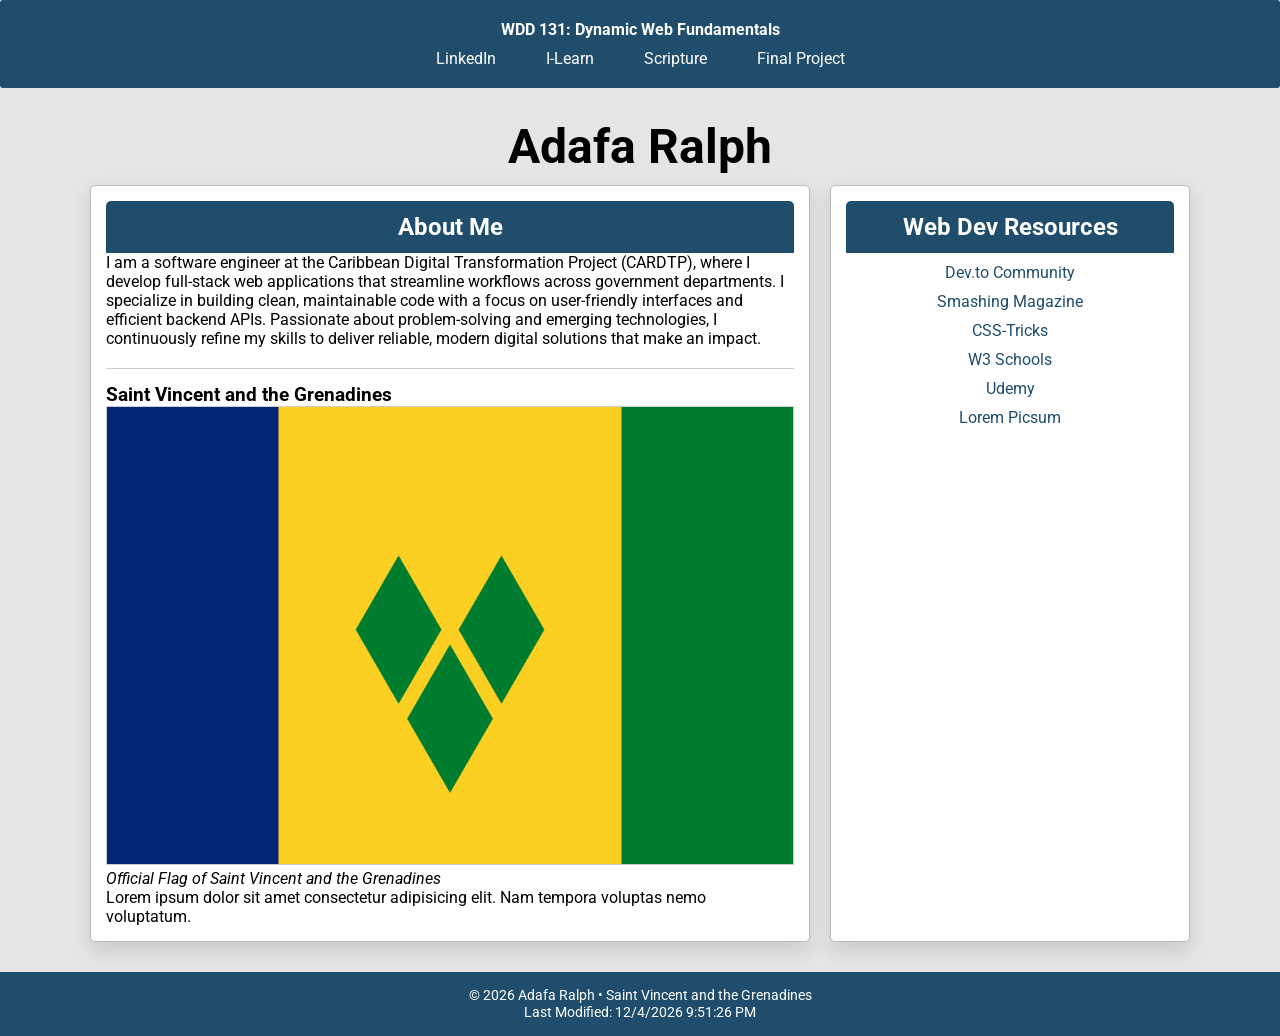
<file: index.html>
<!DOCTYPE html>
<html lang="en">
<head>
    <meta charset="UTF-8">
    <meta name="viewport" content="width=device-width, initial-scale=1.0">
    <meta name="description" content="Final project for WDD 131: Dynamic Web Fundamentals. Showcasing web development skills and projects by Adafa Ralph.">
    <meta name="author" content="Adafa Ralph">
    <link rel="stylesheet" href="styles/base.css">
    <script src="scripts/getdates.js" defer></script>
    <link rel="preconnect" href="https://fonts.googleapis.com">
    <link rel="preconnect" href="https://fonts.gstatic.com" crossorigin>
    <link href="https://fonts.googleapis.com/css2?family=Roboto:wght@400;700&display=swap" rel="stylesheet">
  
    <title>WDD 131: Dynamic Web Fundamentals — Adafa Ralph</title>
</head>
<body>

<header class="header-title">
    <span id="course-title">WDD 131: Dynamic Web Fundamentals</span>
    
    <nav class="main-nav">
        <ul>
            <li><a href="#">LinkedIn</a></li>
            <li><a href="#">I-Learn</a></li>
            <li><a href="#">Scripture</a></li>
            <li><a href="#">Final Project</a></li>
        </ul>
    </nav>
</header>

<main>
    
    <section class="name-banner">
        <h1>Adafa Ralph</h1>
    </section>

    <section class="content-grid">

        <!-- LEFT COLUMN -->
        <section class="card about-me">
            <h2 class="about-top">About Me</h2>

            <div class="intro">
                <p>
                    I am a software engineer at the Caribbean Digital Transformation Project (CARDTP), where I develop full-stack web applications that streamline workflows across government departments. I specialize in building clean, maintainable code with a focus on user-friendly interfaces and efficient backend APIs.

                    Passionate about problem-solving and emerging technologies, I continuously refine my skills to deliver reliable, modern digital solutions that make an impact.
                </p>
            </div>

            <div class="country">
                <h3>Saint Vincent and the Grenadines</h3>
                <img src="images/flag.png" alt="Flag of Saint Vincent and the Grenadines">
                <p><em>Official Flag of Saint Vincent and the Grenadines</em></p>
                <p>
                    Lorem ipsum dolor sit amet consectetur adipisicing elit. Nam tempora voluptas nemo voluptatum.
                </p>
            </div>
        </section>

        <!-- RIGHT COLUMN -->
        <section class="card skills">
            <h2 class="skills-top">Web Dev Resources</h2>
            <ul class="skills-text">
                <li><a href="https://dev.to" target="_blank" rel="noopener">Dev.to Community</a></li>
                <li><a href="https://www.smashingmagazine.com/" target="_blank" rel="noopener">Smashing Magazine</a></li>
                <li><a href="https://css-tricks.com/" target="_blank" rel="noopener">CSS-Tricks</a></li>
                <li><a href="https://www.w3schools.com/" target="_blank" rel="noopener">W3 Schools</a></li>
                <li><a href="https://www.udemy.com/" target="_blank" rel="noopener">Udemy</a></li>
                <li><a href="https://picsum.photos/" target="_blank" rel="noopener">Lorem Picsum</a></li>
            </ul>
        </section>

    </section>

</main>

<footer>
    <p><span id="copyright"></span></p>
    <p id="last-modified"></p>
</footer>


</body>
</html>
</file>
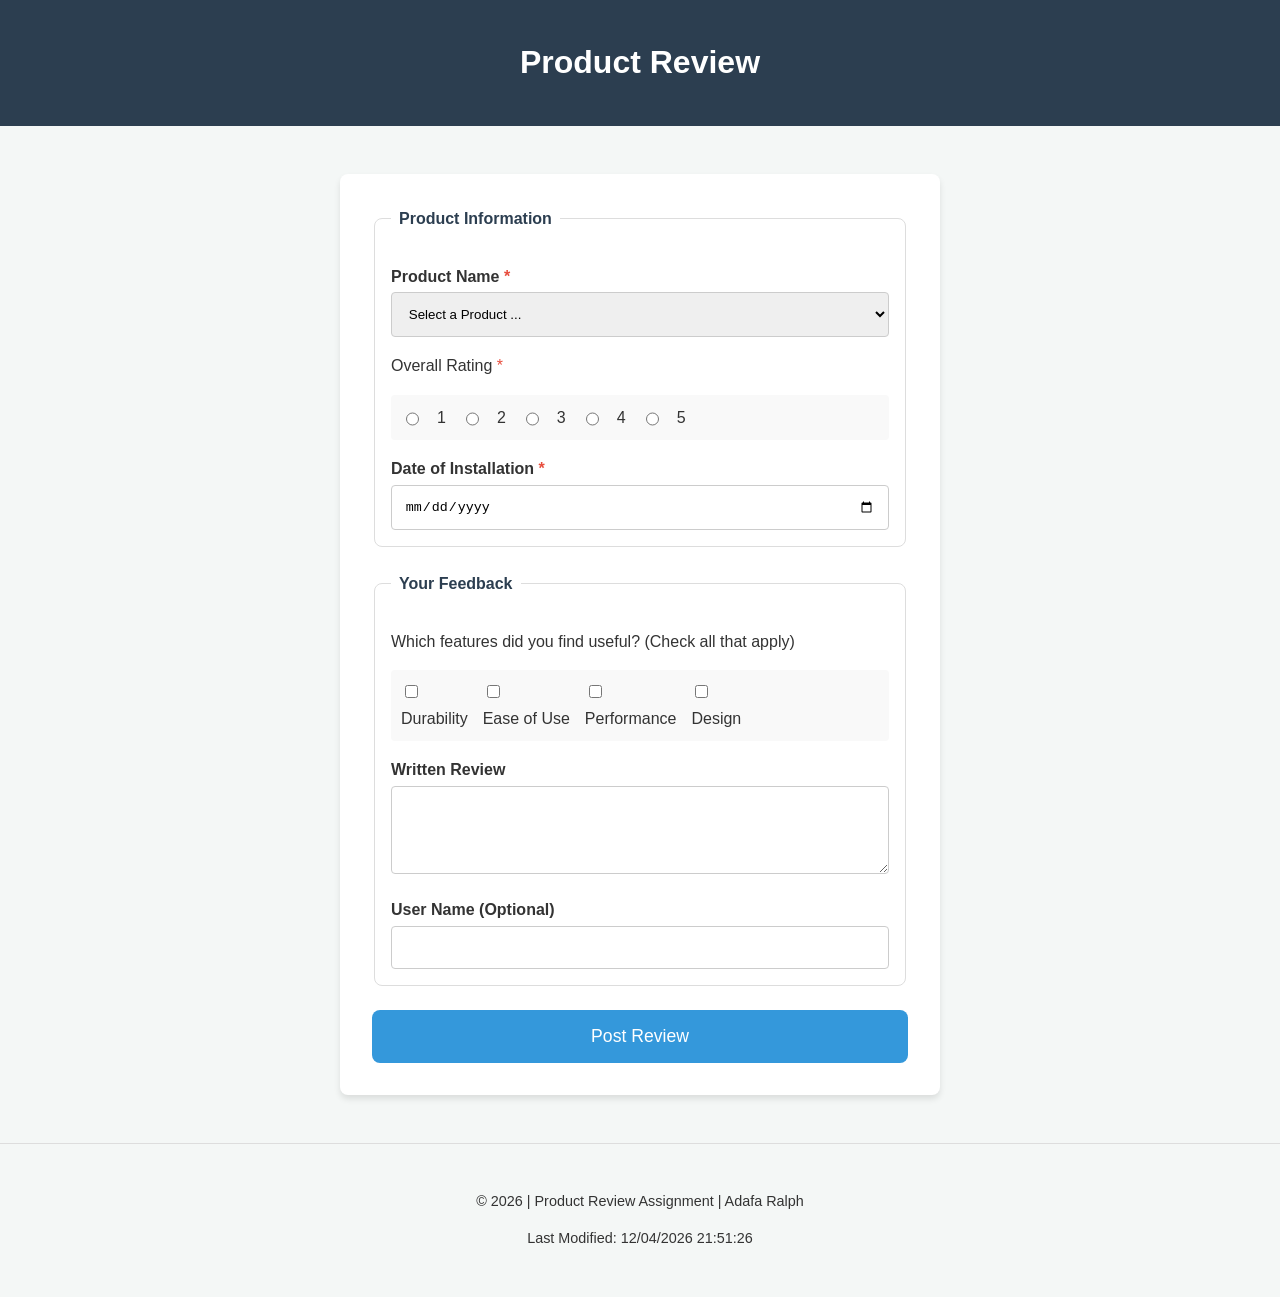
<file: form.html>
<!doctype html>
<html lang="en">
    <head>
        <meta charset="UTF-8" />
        <meta name="viewport" content="width=device-width, initial-scale=1.0" />
        <title>Product Review Form | WDD 131</title>
        <meta
            name="description"
            content="Share your thoughts with us! Use our simple product review form to rate your recent purchase and see how many reviews you've completed so far."
        />
        <meta name="auther" content="Adafa Ralph" />
        <link rel="stylesheet" href="styles/form.css" />
        <script src="scripts/form.js" defer></script>
    </head>
    <body>
        <header>
            <h1>Product Review</h1>
        </header>

        <main>
            <form method="get" action="review.html" class="review-form">
                <fieldset>
                    <legend>Product Information</legend>

                    <label for="productName"
                        >Product Name <span class="required">*</span></label
                    >
                    <select id="productName" name="productName" required>
                        <option value="" disabled selected>
                            Select a Product ...
                        </option>
                    </select>

                    <div class="rating-group">
                        <p>Overall Rating <span class="required">*</span></p>
                        <div class="stars">
                            <input
                                type="radio"
                                id="star1"
                                name="rating"
                                value="1"
                                required
                            />
                            <label for="star1">1</label>

                            <input
                                type="radio"
                                id="star2"
                                name="rating"
                                value="2"
                                required
                            />
                            <label for="star2">2</label>

                            <input
                                type="radio"
                                id="star3"
                                name="rating"
                                value="3"
                                required
                            />
                            <label for="star3">3</label>

                            <input
                                type="radio"
                                id="star4"
                                name="rating"
                                value="4"
                                required
                            />
                            <label for="star4">4</label>

                            <input
                                type="radio"
                                id="star5"
                                name="rating"
                                value="5"
                                required
                            />
                            <label for="star5">5</label>
                        </div>
                    </div>

                    <label for="installDate"
                        >Date of Installation
                        <span class="required">*</span></label
                    >
                    <input
                        type="date"
                        id="installDate"
                        name="installDate"
                        required
                    />
                </fieldset>

                <fieldset>
                    <legend>Your Feedback</legend>
                    <p>
                        Which features did you find useful? (Check all that
                        apply)
                    </p>
                    <div class="checkbox-group">
                        <div class="check-item">
                            <input
                                type="checkbox"
                                id="durability"
                                name="features"
                                value="durability"
                            />
                            <label for="durability">Durability</label>
                        </div>
                        <div class="check-item">
                            <input
                                type="checkbox"
                                id="ease-of-use"
                                name="features"
                                value="ease-of-use"
                            />
                            <label for="ease-of-use">Ease of Use</label>
                        </div>
                        <div class="check-item">
                            <input
                                type="checkbox"
                                id="performance"
                                name="features"
                                value="performance"
                            />
                            <label for="performance">Performance</label>
                        </div>
                        <div class="check-item">
                            <input
                                type="checkbox"
                                id="design"
                                name="features"
                                value="design"
                            />
                            <label for="design">Design</label>
                        </div>
                    </div>

                    <label for="writtenReview">Written Review</label>
                    <textarea
                        id="writtenReview"
                        name="writtenReview"
                        rows="4"
                    ></textarea>

                    <label for="userName">User Name (Optional)</label>
                    <input type="text" id="userName" name="userName" />
                </fieldset>

                <input type="submit" value="Post Review" />
            </form>
        </main>

        <footer>
            <p>
                &copy; <span id="year"></span> | Product Review Assignment |
                Adafa Ralph
            </p>
            <p>Last Modified: <span id="lastModified"></span></p>
        </footer>
    </body>
</html>
</file>
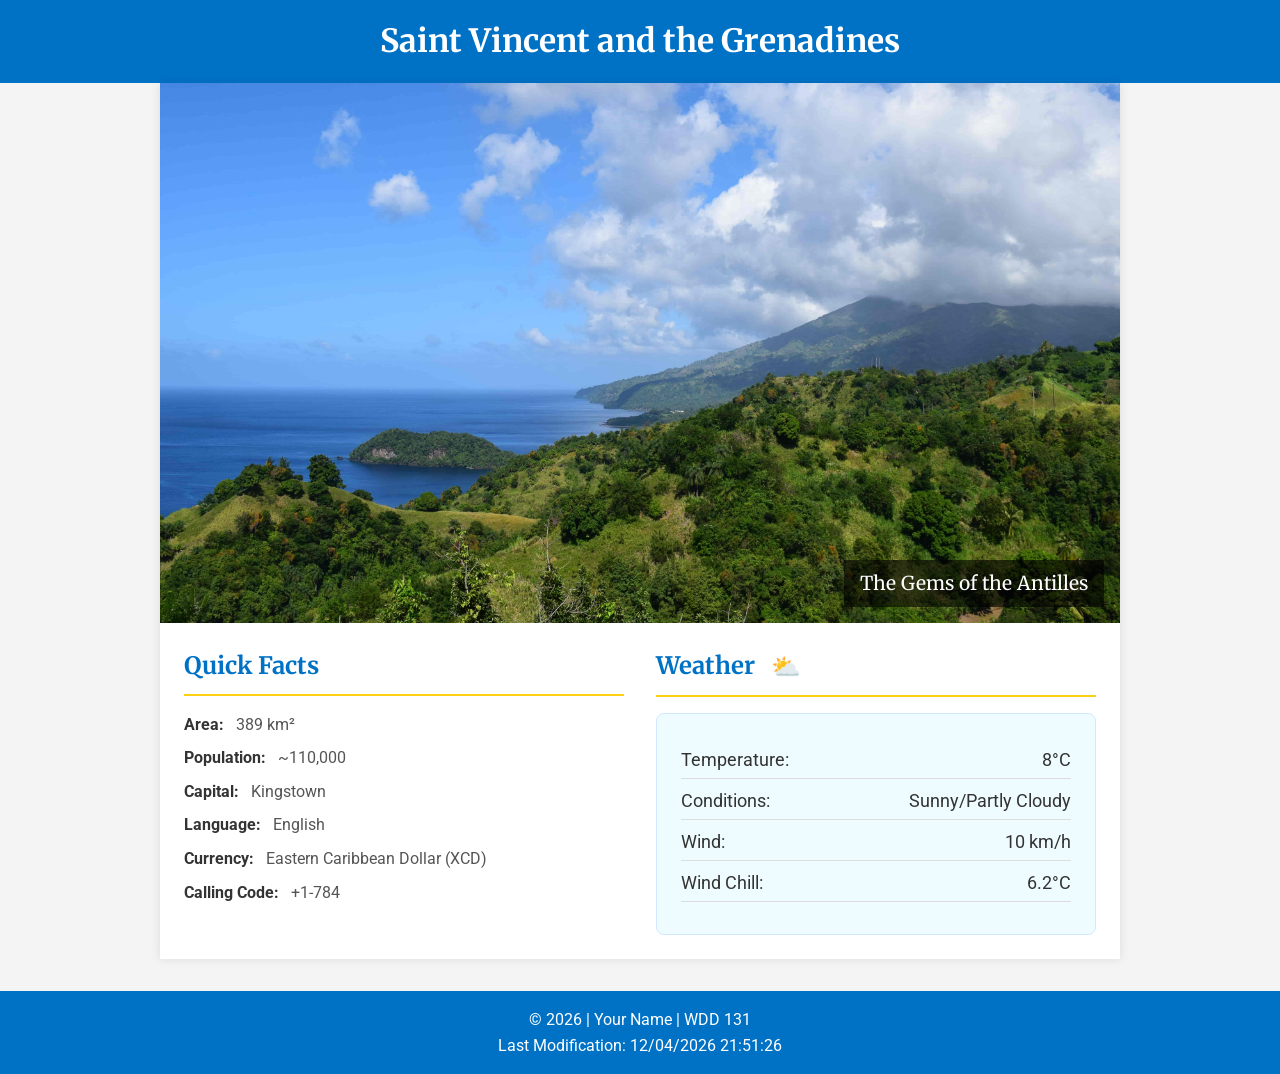
<file: place.html>
<!DOCTYPE html>
<html lang="en">
<head>
    <meta charset="UTF-8">
    <meta name="viewport" content="width=device-width, initial-scale=1.0">
    <title>Saint Vincent and the Grenadines</title>
    <meta name="description" content="A dynamic web page about Saint Vincent and the Grenadines for WDD 131.">
    <meta name="author" content="Your Name">
    
    <link rel="preconnect" href="https://fonts.googleapis.com">
    <link rel="preconnect" href="https://fonts.gstatic.com" crossorigin>
    <link href="https://fonts.googleapis.com/css2?family=Roboto:wght@400;700&family=Merriweather:wght@400;900&display=swap" rel="stylesheet">
    
    <link rel="stylesheet" href="styles/style.css">
    <script src="scripts/script.js" defer></script>
</head>
<body>

    <header>
        <h1>Saint Vincent and the Grenadines</h1>
    </header>

    <main>
        <div class="hero">
            <picture>
                <source media="(min-width: 800px)" srcset="images/hero-small.jpg">
                <source media="(min-width: 400px)" srcset="images/hero-small.jpg">
                <img src="images/hero-small.jpg" 
                     alt="Beautiful coastal view of Saint Vincent"
                     loading="lazy"
                     width="400" height="225">
            </picture>
            <div class="hero-label">The Gems of the Antilles</div>
        </div>

        <div class="grid-container">
            <section class="data">
                <h2>Quick Facts</h2>
                <div class="data-list">
                    <p>Area: <span>389 km²</span></p>
                    <p>Population: <span>~110,000</span></p>
                    <p>Capital: <span>Kingstown</span></p>
                    <p>Language: <span>English</span></p>
                    <p>Currency: <span>Eastern Caribbean Dollar (XCD)</span></p>
                    <p>Calling Code: <span>+1-784</span></p>
                </div>
            </section>

            <section class="weather">
                <h2>Weather</h2>
                <div class="weather-card">
                    <div class="weather-icon">
                        <svg viewBox="0 0 24 24" width="64" height="64" fill="none">
                            <circle cx="12" cy="12" r="5" stroke="#FCD116" stroke-width="2"/>
                        </svg>
                    </div>
                    
                    <div class="weather-stat">
                        <span>Temperature:</span>
                        <span id="temp"></span>
                    </div>
                    <div class="weather-stat">
                        <span>Conditions:</span>
                        <span>Sunny/Partly Cloudy</span>
                    </div>
                    <div class="weather-stat">
                        <span>Wind:</span>
                        <span id="wind"></span>
                    </div>
                    <div class="weather-stat">
                        <span>Wind Chill:</span>
                        <span id="chill"></span>
                    </div>
                </div>
            </section>
        </div>
    </main>

    <footer>
        <p>&copy; <span id="year"></span> | Your Name | WDD 131</p>
        <p class="highlight" id="lastModified"></p>
    </footer>

</body>
</html>
</file>
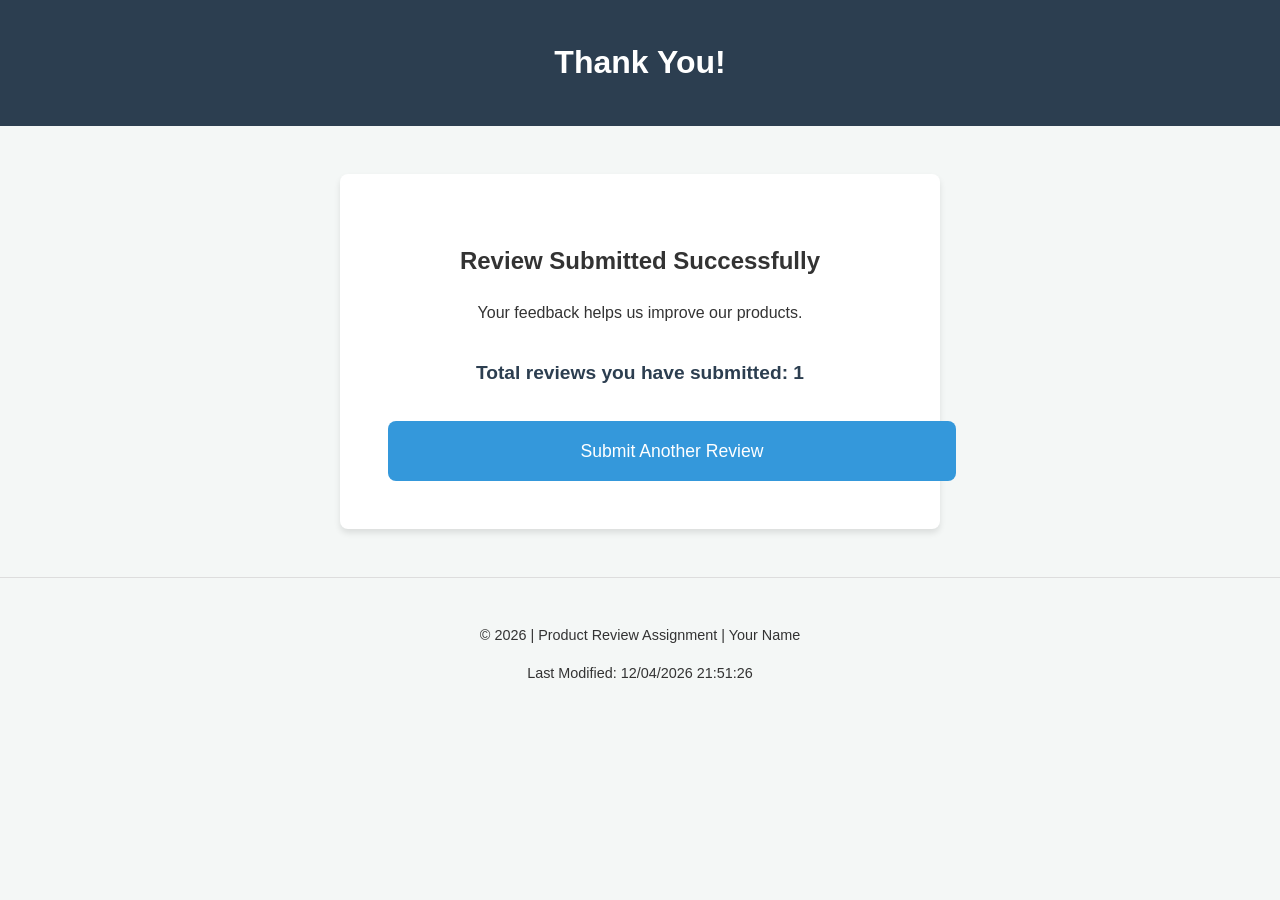
<file: review.html>
<!doctype html>
<html lang="en">
    <head>
        <meta charset="UTF-8" />
        <meta name="viewport" content="width=device-width, initial-scale=1.0" />
        <title>Review Confirmation | WDD 131</title>
        <link rel="stylesheet" href="styles/form.css" />
        <script src="scripts/form.js" defer></script>
    </head>
    <body>
        <header>
            <h1>Thank You!</h1>
        </header>

        <main class="confirmation-container">
            <div class="card">
                <h2>Review Submitted Successfully</h2>
                <p>Your feedback helps us improve our products.</p>
                <div class="counter-display">
                    <p>
                        Total reviews you have submitted:
                        <span id="reviewCount">0</span>
                    </p>
                </div>
                <a href="form.html" class="button">Submit Another Review</a>
            </div>
        </main>

        <footer>
            <p>
                &copy; <span id="year"></span> | Product Review Assignment |
                Your Name
            </p>
            <p>Last Modified: <span id="lastModified"></span></p>
        </footer>
    </body>
</html>
</file>
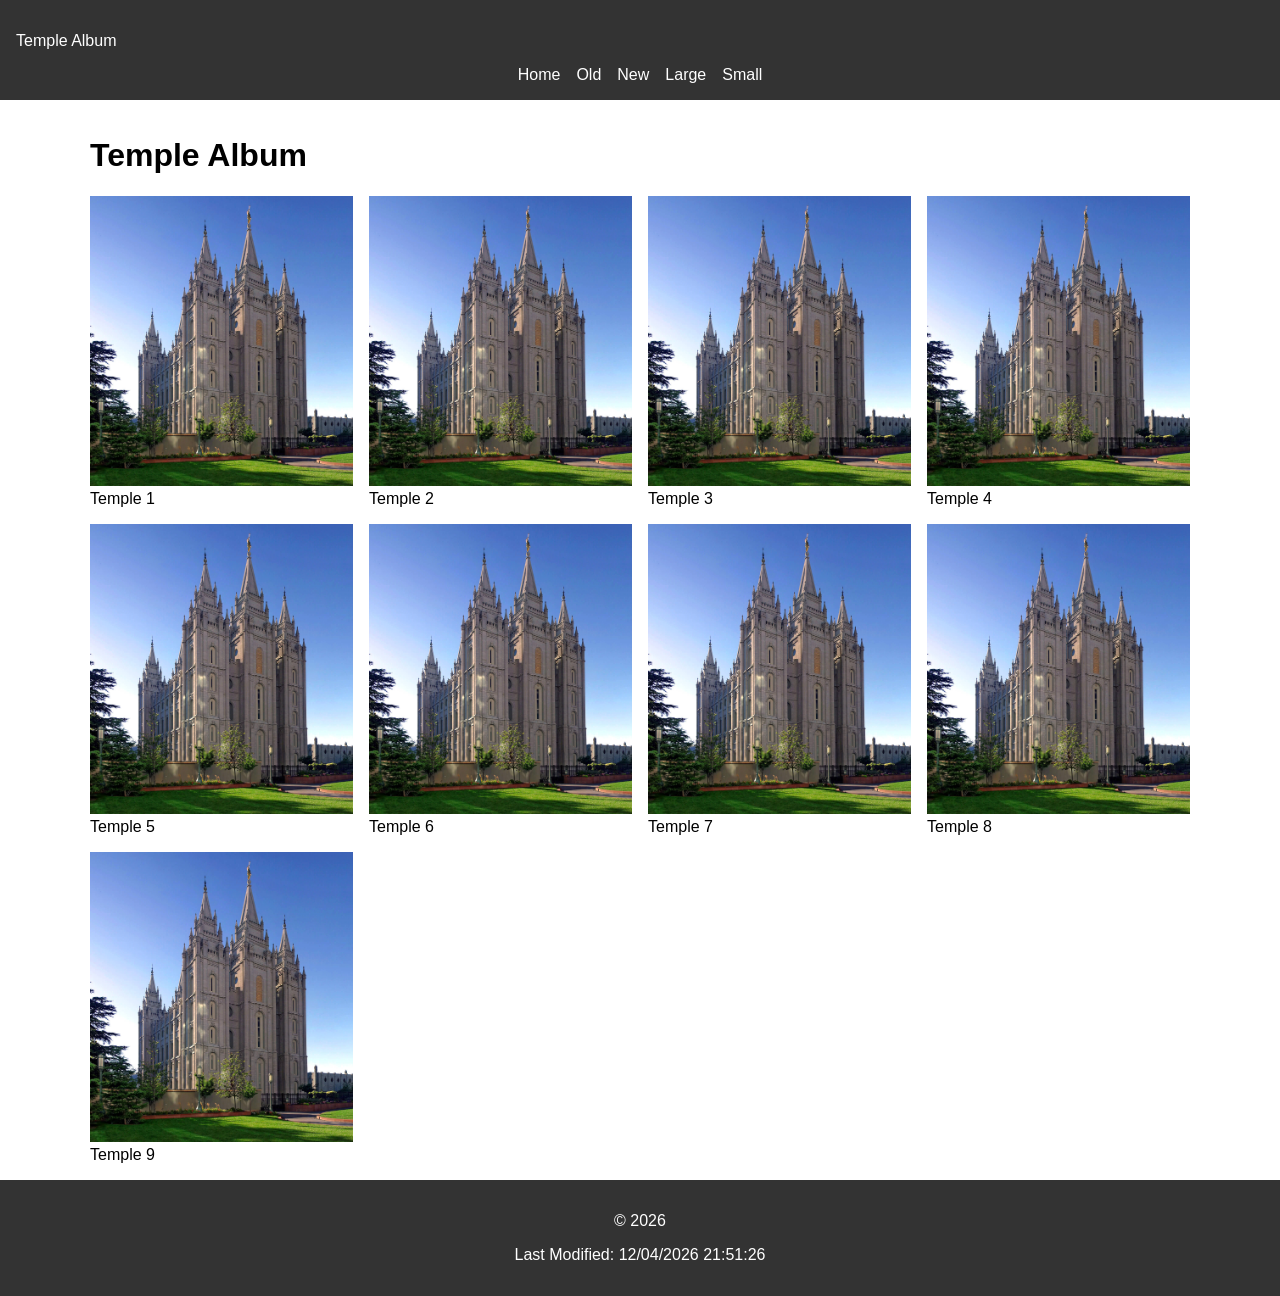
<file: temples.html>
<!DOCTYPE html>
<html lang="en">
<head>
    <meta charset="UTF-8">
    <meta name="viewport" content="width=device-width, initial-scale=1.0">

    <link rel="preconnect" href="https://fonts.googleapis.com">
    <link rel="preconnect" href="https://fonts.gstatic.com" crossorigin>
    <link href="https://fonts.googleapis.com/css2?family=Roboto&display=swap" rel="stylesheet">
    <meta name="author" content="Adafa Ralph">
    <meta name="description" content="week2 site">
    <link rel="stylesheet" href="./styles/temples.css">
    <link rel="stylesheet" href="./styles/temples-large.css">
    <script src="./scripts/temples.js" defer></script>

    <title>Temple Album</title>
</head>
<body>

<header>
    <p>Temple Album</p>
    <button id="menu">☰</button>
    <nav>
        <ul>
            <li><a href="#">Home</a></li>
            <li><a href="#">Old</a></li>
            <li><a href="#">New</a></li>
            <li><a href="#">Large</a></li>
            <li><a href="#">Small</a></li>
        </ul>
    </nav>
</header>

<main>
    <h1>Temple Album</h1>
    <section class="container">
        <figure><img src="./images/Salt_Lake_Temple,_Utah_-_Sept_2004-2 2.jpg" alt="Temple"><figcaption>Temple 1</figcaption></figure>
        <figure><img src="./images/Salt_Lake_Temple,_Utah_-_Sept_2004-2 2.jpg" alt="Temple"><figcaption>Temple 2</figcaption></figure>
        <figure><img src="./images/Salt_Lake_Temple,_Utah_-_Sept_2004-2 2.jpg" alt="Temple"><figcaption>Temple 3</figcaption></figure>
        <figure><img src="./images/Salt_Lake_Temple,_Utah_-_Sept_2004-2 2.jpg" alt="Temple"><figcaption>Temple 4</figcaption></figure>
        <figure><img src="./images/Salt_Lake_Temple,_Utah_-_Sept_2004-2 2.jpg" alt="Temple"><figcaption>Temple 5</figcaption></figure>
        <figure><img src="./images/Salt_Lake_Temple,_Utah_-_Sept_2004-2 2.jpg" alt="Temple"><figcaption>Temple 6</figcaption></figure>
        <figure><img src="./images/Salt_Lake_Temple,_Utah_-_Sept_2004-2 2.jpg" alt="Temple"><figcaption>Temple 7</figcaption></figure>
        <figure><img src="./images/Salt_Lake_Temple,_Utah_-_Sept_2004-2 2.jpg" alt="Temple"><figcaption>Temple 8</figcaption></figure>
        <figure><img src="./images/Salt_Lake_Temple,_Utah_-_Sept_2004-2 2.jpg" alt="Temple"><figcaption>Temple 9</figcaption></figure>
    </section>
</main>

<footer>
    <p>&copy; <span id="year"></span></p>
    <p>Last Modified: <span id="modified"></span></p>
</footer>

</body>
</html>
</file>
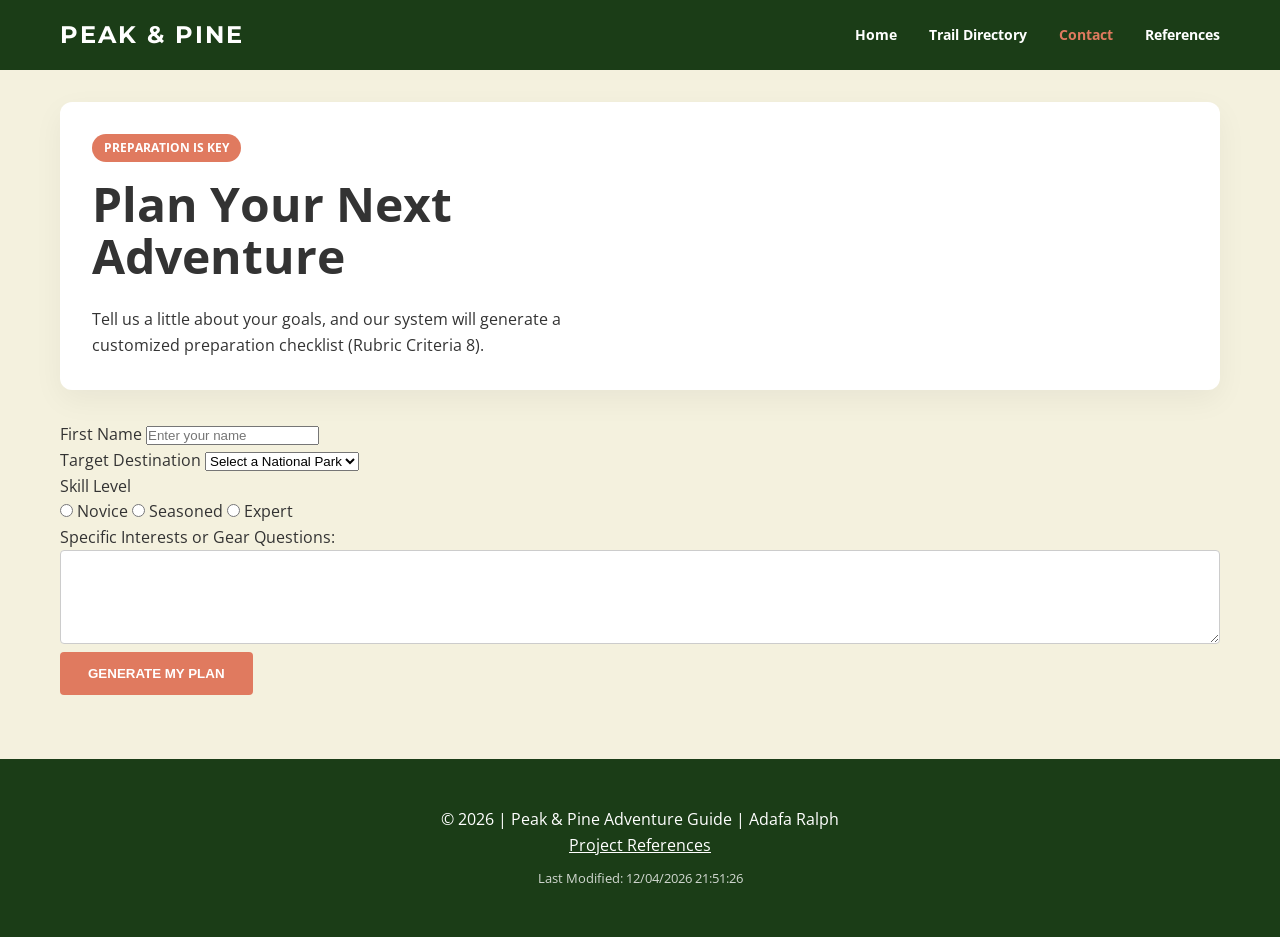
<file: project/contact.html>
<!DOCTYPE html>
<html lang="en">
<head>
    <meta charset="UTF-8">
    <meta name="viewport" content="width=device-width, initial-scale=1.0">
    <title>Plan Your Trip | Peak & Pine Adventure Guide</title>
    <meta name="description" content="Use our interactive trip planner to get custom gear recommendations for your PNW adventure.">
    <meta name="author" content="Adafa Ralph">
    
    <!-- Google Fonts -->
    <link rel="preconnect" href="https://fonts.googleapis.com">
    <link rel="preconnect" href="https://fonts.gstatic.com" crossorigin>
    <link href="https://fonts.googleapis.com/css2?family=Montserrat:wght@700&family=Open+Sans&display=swap" rel="stylesheet">
    
    <link rel="stylesheet" href="./styles/styles.css">
</head>
<body>

    <header>
        <nav>
            <div class="logo">Peak & Pine</div>
            <button class="hamburger" id="menuButton" aria-label="Toggle Menu">☰</button>
            <ul class="nav-links" id="navLinks">
                <li><a href="index.html" >Home</a></li>
                <li><a href="directory.html">Trail Directory</a></li>
                <li><a href="contact.html" class="active">Contact</a></li>
                <li><a href="references.html">References</a></li>
            </ul>
        </nav>
    </header>

    <main>
        <section class="hero-v2" style="padding: 2rem; margin-bottom: 2rem;">
            <div class="hero-content">
                <span class="badge">Preparation is Key</span>
                <h1>Plan Your Next Adventure</h1>
                <p>Tell us a little about your goals, and our system will generate a customized preparation checklist (Rubric Criteria 8).</p>
            </div>
        </section>

        <section class="form-container">
            <form id="tripForm" action="#" method="get">
                <div class="form-group">
                    <label for="fname">First Name</label>
                    <input type="text" id="fname" name="fname" required placeholder="Enter your name">
                </div>

                <div class="form-group">
                    <label for="park">Target Destination</label>
                    <select id="park" name="park" required>
                        <option value="" disabled selected>Select a National Park</option>
                        <option value="Olympic NP">Olympic National Park</option>
                        <option value="North Cascades">North Cascades</option>
                        <option value="Mount Rainier">Mount Rainier</option>
                    </select>
                </div>

                <div class="form-group">
                    <label>Skill Level</label>
                    <div class="radio-group">
                        <label><input type="radio" name="level" value="beginner" required> Novice</label>
                        <label><input type="radio" name="level" value="intermediate"> Seasoned</label>
                        <label><input type="radio" name="level" value="advanced"> Expert</label>
                    </div>
                </div>

                <div class="form-group">
                    <label for="comments">Specific Interests or Gear Questions:</label>
                    <textarea id="comments" name="comments" rows="4" style="width: 100%; border-radius: 4px; padding: 10px; border: 1px solid #ccc; font-family: inherit;"></textarea>
                </div>

                <button type="submit" class="cta-btn">Generate My Plan</button>
            </form>
            <div id="formFeedback" class="hidden"></div>
        </section>
    </main>

    <footer>
        <div class="footer-content">
            <p>&copy; <span id="currentYear"></span> | Peak & Pine Adventure Guide | Adafa Ralph</p>
            <p><a href="references.html" style="color: white; text-decoration: underline;">Project References</a></p>
            <p class="modified">Last Modified: <span id="lastModified"></span></p>
        </div>
    </footer>

    <script src="./scripts/script.js"></script>
</body>
</html>
</file>
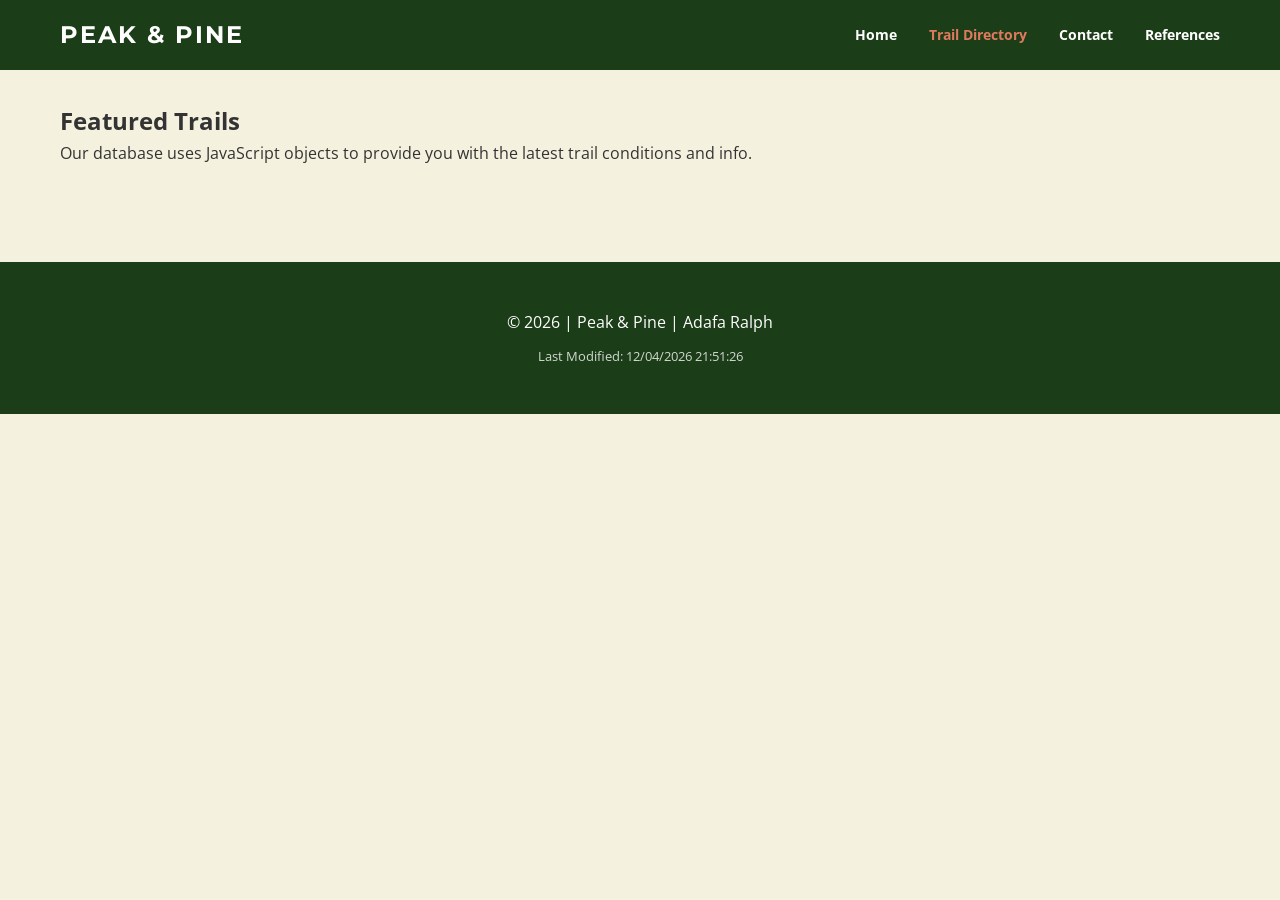
<file: project/directory.html>
<!DOCTYPE html>
<html lang="en">
<head>
    <meta charset="UTF-8">
    <meta name="viewport" content="width=device-width, initial-scale=1.0">
    <title>Trail Directory | Peak & Pine</title>
    <meta name="description" content="Explore our curated list of hiking trails in the Pacific Northwest National Parks.">
    <link rel="preconnect" href="https://fonts.googleapis.com">
    <link rel="preconnect" href="https://fonts.gstatic.com" crossorigin>
    <link href="https://fonts.googleapis.com/css2?family=Montserrat:wght@700&family=Open+Sans&display=swap" rel="stylesheet">
    <link rel="stylesheet" href="styles/styles.css">
</head>
<body>
    <header>
        <nav>
            <div class="logo">Peak & Pine</div>
            <button class="hamburger" id="menuButton">☰</button>
            <ul class="nav-links" id="navLinks">
                <li><a href="index.html" >Home</a></li>
                <li><a href="directory.html" class="active">Trail Directory</a></li>
                <li><a href="contact.html">Contact</a></li>
                <li><a href="references.html">References</a></li>
            </ul>
        </nav>
    </header>

    <main>
        <section id="directory">
            <h1>Featured Trails</h1>
            <p>Our database uses JavaScript objects to provide you with the latest trail conditions and info.</p>
            <div id="trail-cards" class="card-container">
                <!-- Injected via JavaScript (Criteria 12, 13, 14) -->
            </div>
        </section>
    </main>

    <footer>
        <div class="footer-content">
            <p>&copy; <span id="currentYear"></span> | Peak & Pine | Adafa Ralph</p>
            <p class="modified">Last Modified: <span id="lastModified"></span></p>
        </div>
    </footer>
    <script src="./scripts/script.js"></script>
</body>
</html>
</file>
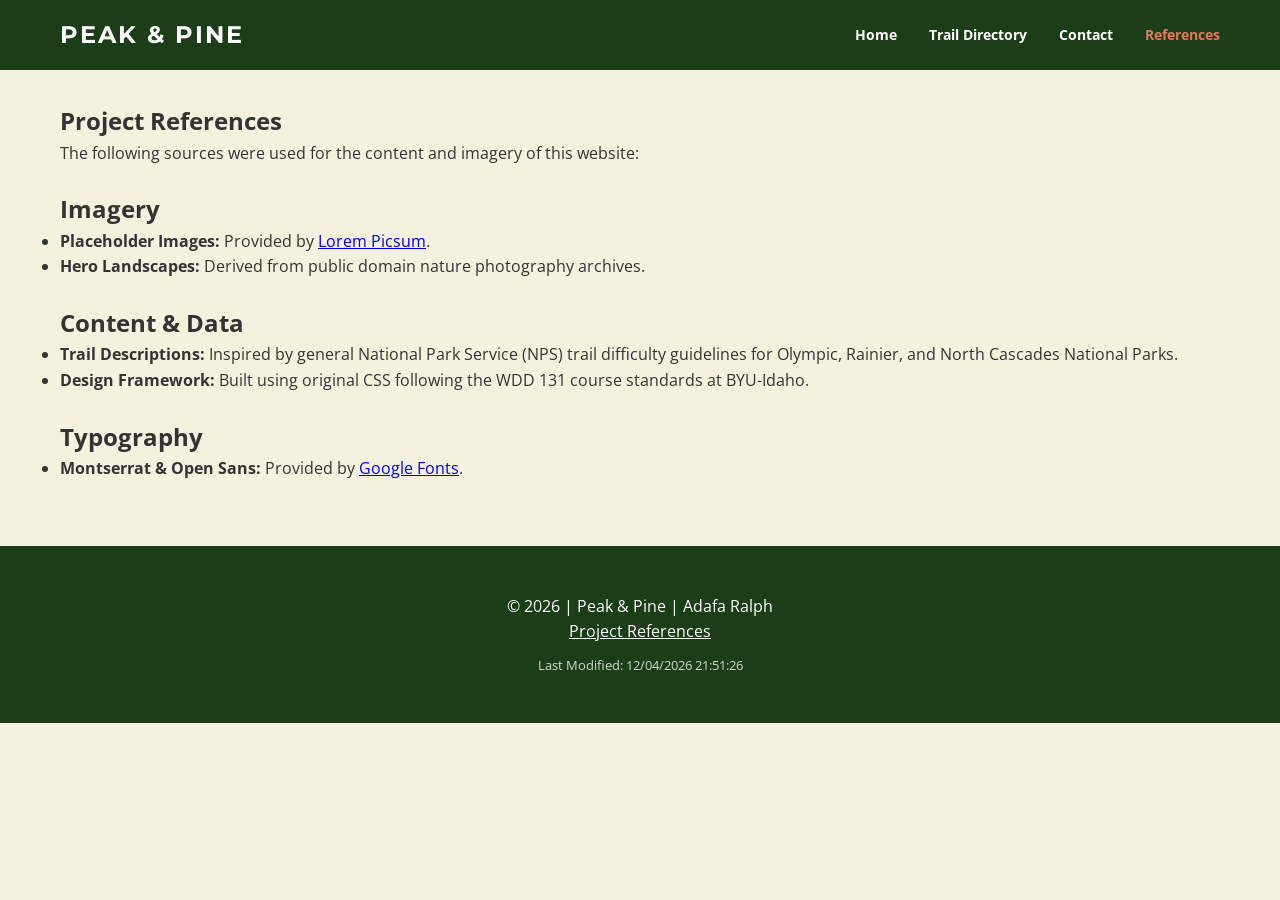
<file: project/references.html>
<!DOCTYPE html>
<html lang="en">
<head>
    <meta charset="UTF-8">
    <meta name="viewport" content="width=device-width, initial-scale=1.0">
    <title>Project References | Peak & Pine</title>
    <meta name="description" content="Citations and image sources for the Peak & Pine Adventure Guide project.">
    <link rel="preconnect" href="https://fonts.googleapis.com">
    <link rel="preconnect" href="https://fonts.gstatic.com" crossorigin>
    <link href="https://fonts.googleapis.com/css2?family=Montserrat:wght@700&family=Open+Sans&display=swap" rel="stylesheet">
    <link rel="stylesheet" href="./styles/styles.css">
</head>
<body>
    <header>
        <nav>
            <div class="logo">Peak & Pine</div>
            <button class="hamburger" id="menuButton">☰</button>
            <ul class="nav-links" id="navLinks">
                <li><a href="index.html" >Home</a></li>
                <li><a href="directory.html">Trail Directory</a></li>
                <li><a href="contact.html">Contact</a></li>
                <li><a href="references.html" class="active">References</a></li>
            </ul>
        </nav>
    </header>

    <main>
        <section>
            <h1>Project References</h1>
            <p>The following sources were used for the content and imagery of this website:</p>
            
            <h2 style="margin-top: 1.5rem;">Imagery</h2>
            <ul>
                <li><strong>Placeholder Images:</strong> Provided by <a href="https://picsum.photos" target="_blank">Lorem Picsum</a>.</li>
                <li><strong>Hero Landscapes:</strong> Derived from public domain nature photography archives.</li>
            </ul>

            <h2 style="margin-top: 1.5rem;">Content & Data</h2>
            <ul>
                <li><strong>Trail Descriptions:</strong> Inspired by general National Park Service (NPS) trail difficulty guidelines for Olympic, Rainier, and North Cascades National Parks.</li>
                <li><strong>Design Framework:</strong> Built using original CSS following the WDD 131 course standards at BYU-Idaho.</li>
            </ul>

            <h2 style="margin-top: 1.5rem;">Typography</h2>
            <ul>
                <li><strong>Montserrat & Open Sans:</strong> Provided by <a href="https://fonts.google.com" target="_blank">Google Fonts</a>.</li>
            </ul>
        </section>
    </main>

    <footer>
        <div class="footer-content">
            <p>&copy; <span id="currentYear"></span> | Peak & Pine | Adafa Ralph</p>
            <p><a href="references.html" style="color: white; text-decoration: underline;">Project References</a></p>
            <p class="modified">Last Modified: <span id="lastModified"></span></p>
        </div>
    </footer>
    <script src="./scripts/script.js"></script>
</body>
</html>
</file>
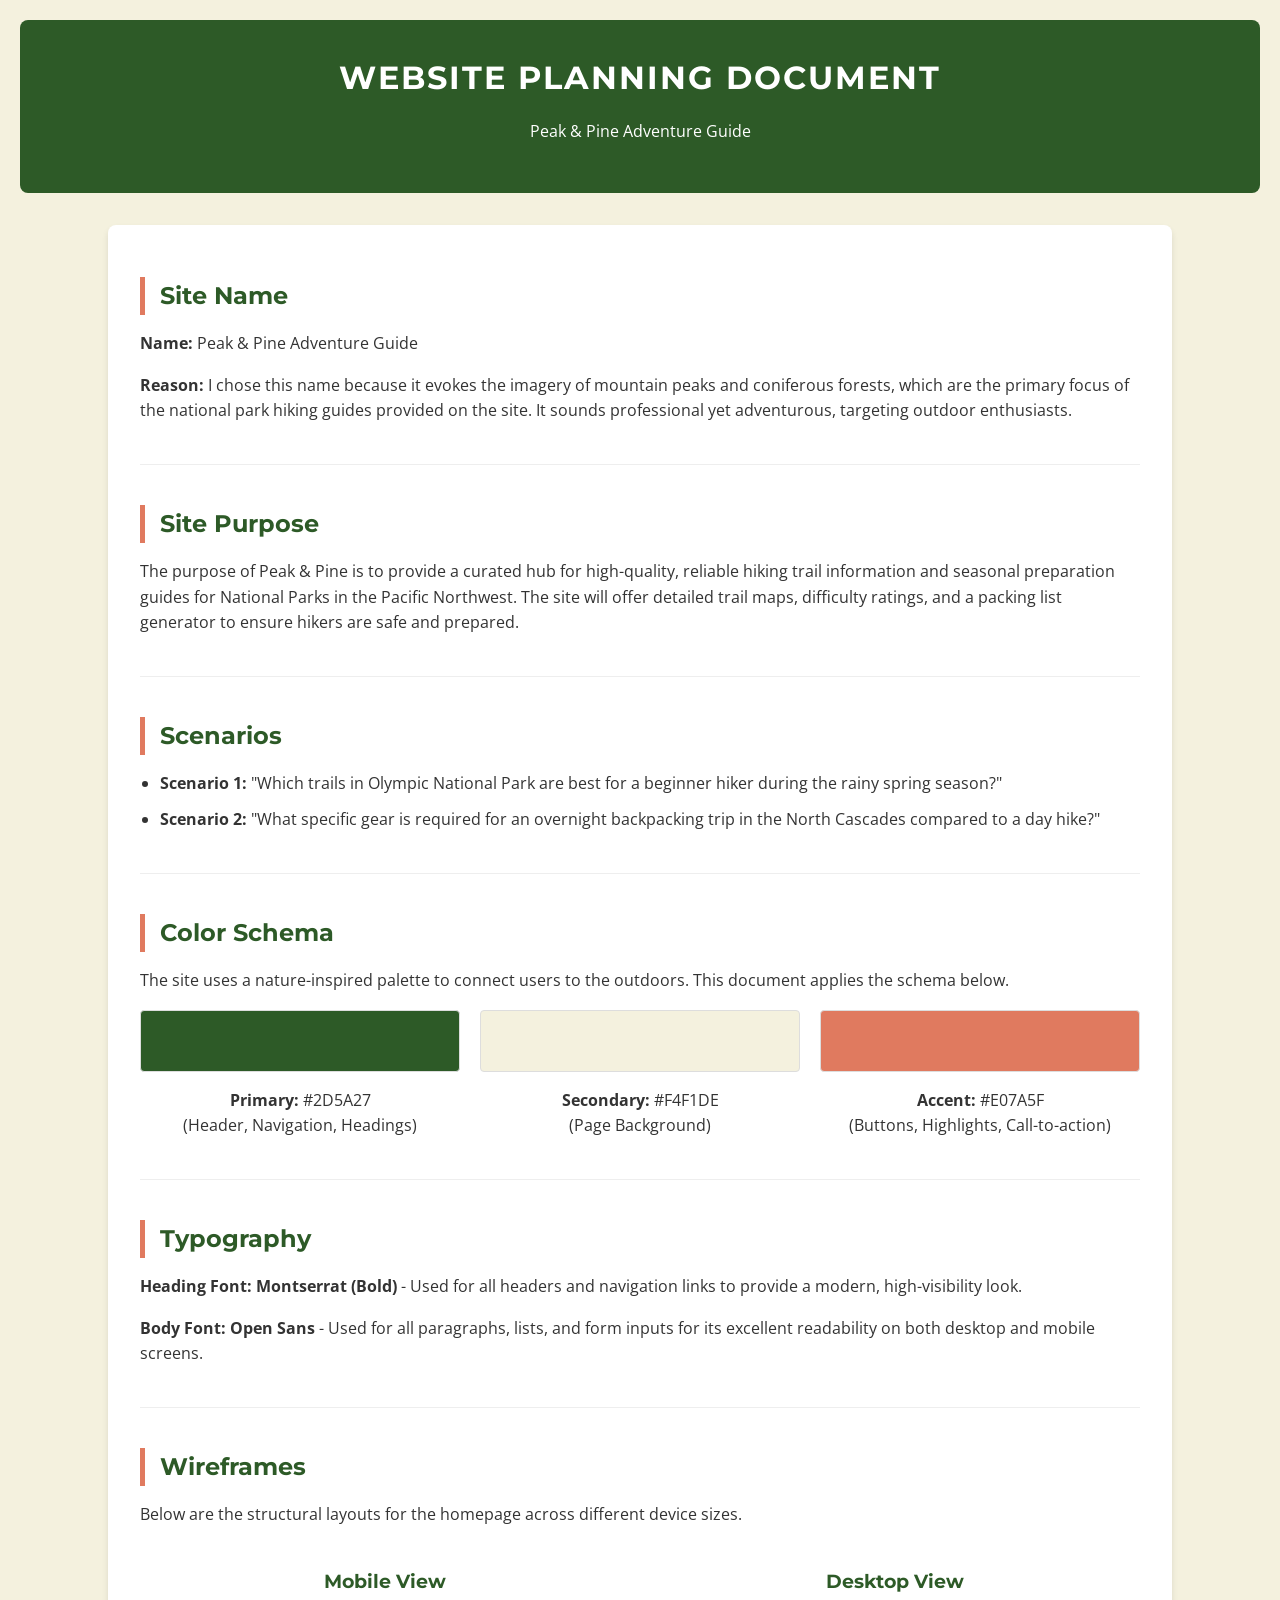
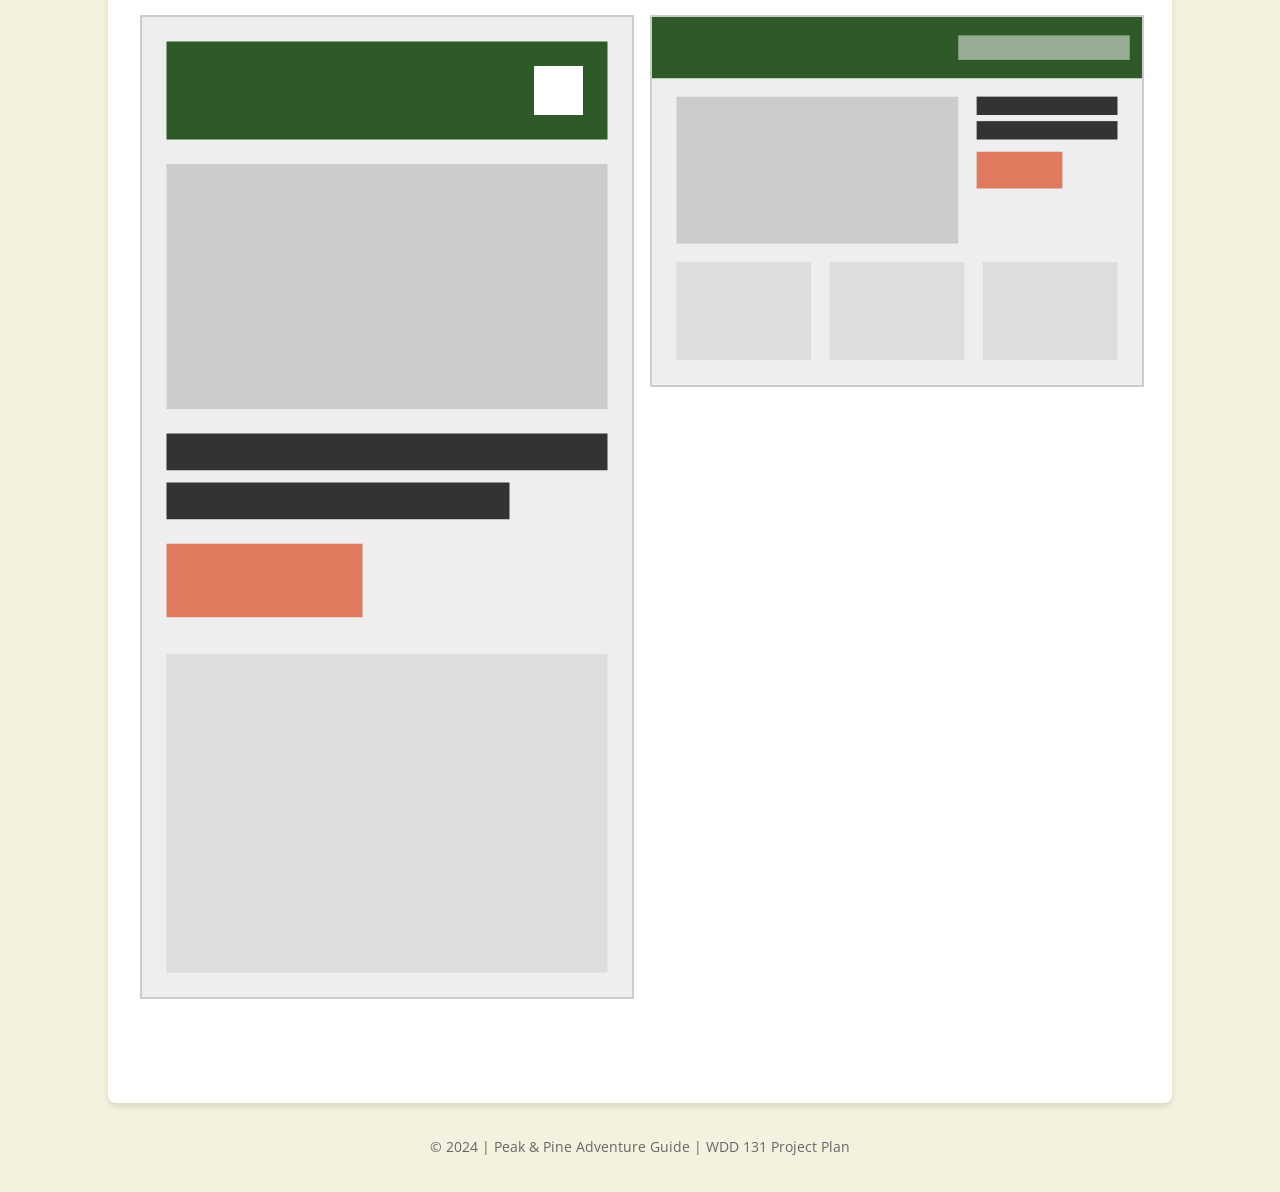
<file: project/siteplan.html>
<!DOCTYPE html>
<html lang="en">
<head>
    <meta charset="UTF-8">
    <meta name="viewport" content="width=device-width, initial-scale=1.0">
    <title>Website Plan | Peak & Pine Adventure Guide</title>
    <!-- Meta tags for SEO and Identification -->
    <meta name="description" content="Website planning document for Peak & Pine Adventure Guide, featuring site purpose, target audience scenarios, color schema, and wireframe layouts.">
    <meta name="author" content="Adafa Ralph">
    
    <!-- Google Fonts -->
    <link rel="preconnect" href="https://fonts.googleapis.com">
    <link rel="preconnect" href="https://fonts.gstatic.com" crossorigin>
    <link href="https://fonts.googleapis.com/css2?family=Montserrat:wght@700&family=Open+Sans&display=swap" rel="stylesheet">
    <link rel="stylesheet" href="styles/siteplan.css">
</head>
<body>

    <header>
        <h1>Website Planning Document</h1>
        <p>Peak & Pine Adventure Guide</p>
    </header>

    <main>
        <!-- Site Name Section -->
        <section id="site-name">
            <h2>Site Name</h2>
            <p><strong>Name:</strong> Peak & Pine Adventure Guide</p>
            <p><strong>Reason:</strong> I chose this name because it evokes the imagery of mountain peaks and coniferous forests, which are the primary focus of the national park hiking guides provided on the site. It sounds professional yet adventurous, targeting outdoor enthusiasts.</p>
        </section>

        <!-- Site Purpose Section -->
        <section id="site-purpose">
            <h2>Site Purpose</h2>
            <p>The purpose of Peak & Pine is to provide a curated hub for high-quality, reliable hiking trail information and seasonal preparation guides for National Parks in the Pacific Northwest. The site will offer detailed trail maps, difficulty ratings, and a packing list generator to ensure hikers are safe and prepared.</p>
        </section>

        <!-- Scenarios Section -->
        <section id="scenarios">
            <h2>Scenarios</h2>
            <ul>
                <li><strong>Scenario 1:</strong> "Which trails in Olympic National Park are best for a beginner hiker during the rainy spring season?"</li>
                <li><strong>Scenario 2:</strong> "What specific gear is required for an overnight backpacking trip in the North Cascades compared to a day hike?"</li>
            </ul>
        </section>

        <!-- Color Schema Section -->
        <section id="color-schema">
            <h2>Color Schema</h2>
            <p>The site uses a nature-inspired palette to connect users to the outdoors. This document applies the schema below.</p>
            <div class="color-box-container">
                <div class="color-item">
                    <div class="color-swatch primary-bg"></div>
                    <p><strong>Primary:</strong> #2D5A27<br>(Header, Navigation, Headings)</p>
                </div>
                <div class="color-item">
                    <div class="color-swatch secondary-bg"></div>
                    <p><strong>Secondary:</strong> #F4F1DE<br>(Page Background)</p>
                </div>
                <div class="color-item">
                    <div class="color-swatch accent-bg"></div>
                    <p><strong>Accent:</strong> #E07A5F<br>(Buttons, Highlights, Call-to-action)</p>
                </div>
            </div>
        </section>

        <!-- Typography Section -->
        <section id="typography">
            <h2>Typography</h2>
            <p><strong>Heading Font: Montserrat (Bold)</strong> - Used for all headers and navigation links to provide a modern, high-visibility look.</p>
            <p><strong>Body Font: Open Sans</strong> - Used for all paragraphs, lists, and form inputs for its excellent readability on both desktop and mobile screens.</p>
        </section>

        <!-- Wireframes Section -->
        <section id="wireframes">
            <h2>Wireframes</h2>
            <p>Below are the structural layouts for the homepage across different device sizes.</p>
            
            <div class="wireframe-gallery">
                <!-- Mobile Wireframe -->
                <div class="wireframe-item">
                    <h3>Mobile View</h3>
                    <svg viewBox="0 0 200 400" xmlns="http://www.w3.org/2000/svg">
                        <rect width="200" height="400" fill="#eee" />
                        <rect x="10" y="10" width="180" height="40" fill="#2D5A27" /> <!-- Header -->
                        <rect x="160" y="20" width="20" height="20" fill="white" /> <!-- Burger Menu -->
                        <rect x="10" y="60" width="180" height="100" fill="#ccc" /> <!-- Hero Image -->
                        <rect x="10" y="170" width="180" height="15" fill="#333" /> <!-- Text -->
                        <rect x="10" y="190" width="140" height="15" fill="#333" /> <!-- Text -->
                        <rect x="10" y="215" width="80" height="30" fill="#E07A5F" /> <!-- Button -->
                        <rect x="10" y="260" width="180" height="130" fill="#ddd" /> <!-- Content Block -->
                    </svg>
                </div>

                <!-- Desktop Wireframe -->
                <div class="wireframe-item">
                    <h3>Desktop View</h3>
                    <svg viewBox="0 0 400 300" xmlns="http://www.w3.org/2000/svg">
                        <rect width="400" height="300" fill="#eee" />
                        <rect x="0" y="0" width="400" height="50" fill="#2D5A27" /> <!-- Header -->
                        <rect x="250" y="15" width="140" height="20" fill="white" opacity="0.5" /> <!-- Nav -->
                        <rect x="20" y="65" width="230" height="120" fill="#ccc" /> <!-- Hero Image -->
                        <rect x="265" y="65" width="115" height="15" fill="#333" /> <!-- Text -->
                        <rect x="265" y="85" width="115" height="15" fill="#333" /> <!-- Text -->
                        <rect x="265" y="110" width="70" height="30" fill="#E07A5F" /> <!-- Button -->
                        <rect x="20" y="200" width="110" height="80" fill="#ddd" /> <!-- Card 1 -->
                        <rect x="145" y="200" width="110" height="80" fill="#ddd" /> <!-- Card 2 -->
                        <rect x="270" y="200" width="110" height="80" fill="#ddd" /> <!-- Card 3 -->
                    </svg>
                </div>
            </div>
        </section>
    </main>

    <footer>
        <p>&copy; 2024 | Peak & Pine Adventure Guide | WDD 131 Project Plan</p>
    </footer>

</body>
</html>
</file>
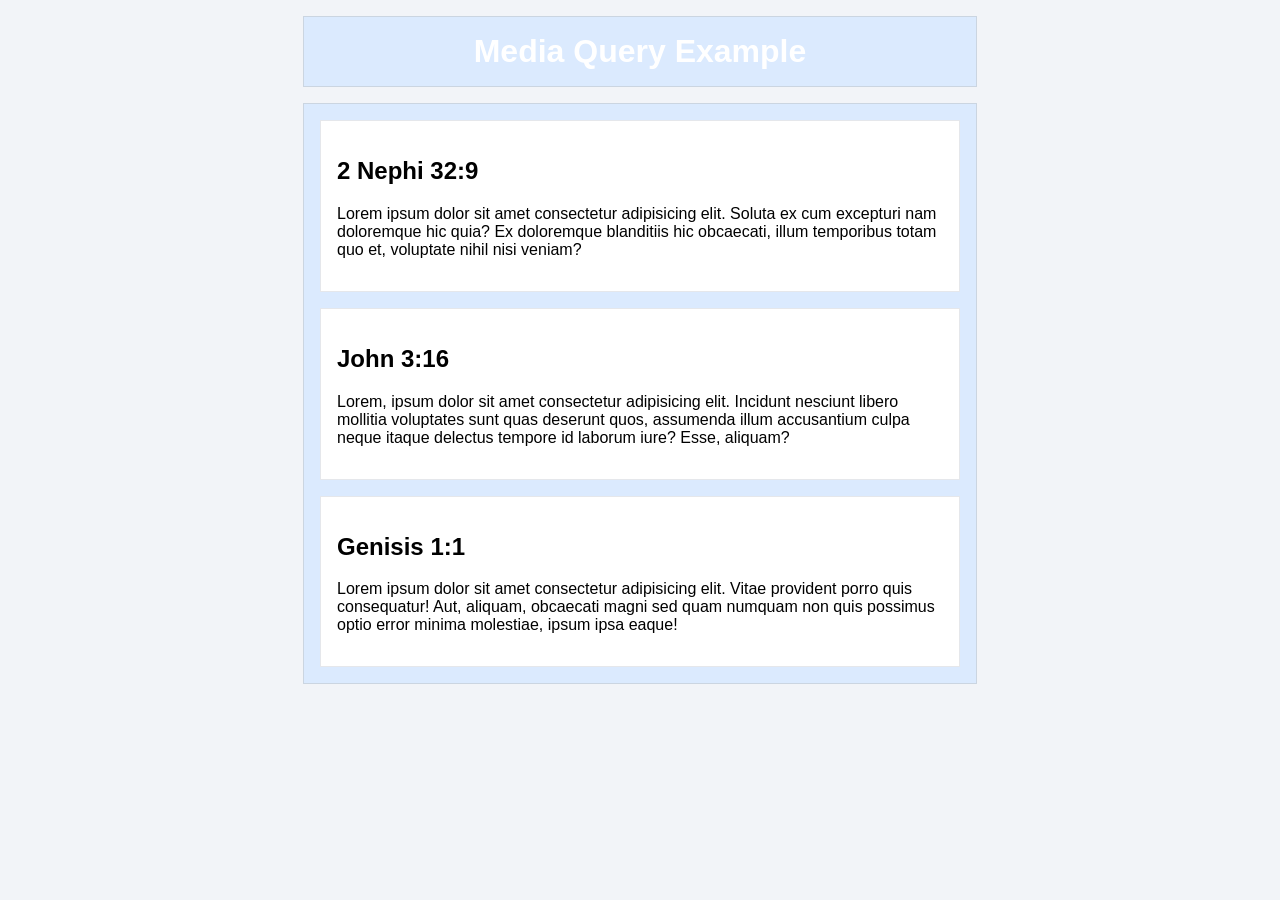
<file: week2/media-query.html>
<!DOCTYPE html>
<html lang="en">
<head>
    <meta charset="UTF-8">
    <meta name="viewport" content="width=device-width, initial-scale=1.0">
    <link rel="stylesheet" href="./styles/media-query-large.css">
    <link rel="stylesheet" href="./styles//media-query.css">
    <meta name="author" content="Adafa Ralph">
    <title>Document</title>
</head>
<body>
    <header>
        <h1>Media Query Example</h1>
    </header>

    <main>
        <section>
            <h2>2 Nephi 32:9</h2>
            <p>Lorem ipsum dolor sit amet consectetur adipisicing elit. Soluta ex cum excepturi nam doloremque hic quia? Ex doloremque blanditiis hic obcaecati, illum temporibus totam quo et, voluptate nihil nisi veniam?</p>

        </section>

        <section>
            <h2>John 3:16</h2>
            <p>Lorem, ipsum dolor sit amet consectetur adipisicing elit. Incidunt nesciunt libero mollitia voluptates sunt quas deserunt quos, assumenda illum accusantium culpa neque itaque delectus tempore id laborum iure? Esse, aliquam?</p>

        </section>

        <section>
            <h2>Genisis 1:1</h2>
            <p>Lorem ipsum dolor sit amet consectetur adipisicing elit. Vitae provident porro quis consequatur! Aut, aliquam, obcaecati magni sed quam numquam non quis possimus optio error minima molestiae, ipsum ipsa eaque!</p>
        </section>
    </main>
</body>
</html>
</file>
<file: styles/base.css>
* {
    margin: 0;
    padding: 0;
    box-sizing: border-box;
}

img {
    max-width: 100%;
    width: 20px;
    height: auto;
}

body {
    font-family: 'Roboto', Arial, sans-serif;
    background-color: #e5e5e5;
    color: #000;
}


/* ---------- HEADER ---------- */
header {
    display: block; /* or flex if you want horizontal layout */
    width: 100%;
}

.header-title {
    background-color: #1f4d6b;
    color: white;
    text-align: center;
    padding: 20px;
    border-radius: 3px;
}

#course-title {
    display: block;
    font-weight: bold;
    margin-bottom: 10px;
}

.main-nav ul {
    list-style: none;
    display: flex;
    justify-content: center;
}

.main-nav li {
    margin: 0 10px;
}

.main-nav a {
    color: white;
    text-decoration: none;
    padding: 10px 15px;
    transition: background-color 0.3s;
}

.main-nav a:hover {
    background-color: #145374;
    border-radius: 5px;
}

/* ---------- MAIN ---------- */
main {
    max-width: 1100px;
    margin: 30px auto;
}

.name-banner {
    text-align: center;
    font-size: 2rem;
    margin-bottom: 10px;
}

/* ---------- CONTENT GRID ---------- */
.content-grid {
    display: grid;
    grid-template-columns: 2fr 1fr;
    gap: 20px;
}

/* ---------- CARDS ---------- */
.card {
    background-color: white;
    border: 1px solid #bbb;
    border-radius: 5px;
    padding: 15px;
}

/* Card headers */
.about-top, .skills-top {
    background-color: #1f4d6b;
    color: white;
    padding: 12px;
    font-weight: bold;
    border-radius: 5px 5px 0 0;
    text-align: center;
}

/* Card body */
.card-body {
    padding: 15px;
}

.about-me{
    box-shadow: 0 8px 20px rgba(0,0,0,0.12);
}

.skills{
    box-shadow: 0 8px 20px rgba(0,0,0,0.12);
}

.skills ul{
    list-style: none;
    margin-top: 10px;
    text-align: center;
}

.skills li {
    margin-bottom: 10px;
    font-size: 1rem;
}

.skills a {
    color: #1f4d6b;
    text-decoration: none;
}

.skills a:hover {
    text-decoration: underline;
}

/* Country section */
.country {
    margin-top: 20px;
    border-top: 1px solid #ccc;
    padding-top: 15px;
}

.country-grid {
    display: grid;
    grid-template-columns: 1fr 3fr;
    gap: 15px;
}

.country img {
    width: 100%;
    border: 1px solid #ccc;
}

/* ---------- FOOTER ---------- */
footer {
    background-color: #1f4d6b;
    color: white;
    text-align: center;
    padding: 15px;
    margin-top: 30px;
    font-size: 0.9rem;
}
</file>
<file: styles/form.css>
:root {
    --primary-color: #2c3e50;
    --accent-color: #3498db;
    --bg-color: #f4f7f6;
    --text-color: #333;
    --border-radius: 8px;
}

body {
    font-family: "Segoe UI", Tahoma, Geneva, Verdana, sans-serif;
    line-height: 1.6;
    margin: 0;
    background-color: var(--bg-color);
    color: var(--text-color);
}

header {
    background-color: var(--primary-color);
    color: white;
    text-align: center;
    padding: 1rem;
}

main {
    max-width: 600px;
    margin: 2rem auto;
    padding: 1rem;
}

/* Form Styles */
.review-form {
    background: white;
    padding: 2rem;
    border-radius: var(--border-radius);
    box-shadow: 0 4px 6px rgba(0, 0, 0, 0.1);
}

fieldset {
    border: 1px solid #ddd;
    border-radius: var(--border-radius);
    margin-bottom: 1.5rem;
    padding: 1rem;
}

legend {
    font-weight: bold;
    padding: 0 0.5rem;
    color: var(--primary-color);
}

label {
    display: block;
    margin: 1rem 0 0.2rem;
    font-weight: 600;
}

input[type="text"],
input[type="date"],
select,
textarea {
    width: 100%;
    padding: 0.8rem;
    border: 1px solid #ccc;
    border-radius: 4px;
    box-sizing: border-box; /* Ensures padding doesn't affect width */
}

.required {
    color: #e74c3c;
}

.rating-group,
.checkbox-group {
    margin: 1rem 0;
}

.stars,
.checkbox-group {
    display: flex;
    gap: 15px;
    flex-wrap: wrap;
    background: #f9f9f9;
    padding: 10px;
    border-radius: 4px;
}

.stars label,
.checkbox-group label {
    display: flex;
    align-items: center;
    margin: 0;
    font-weight: normal;
    cursor: pointer;
}

input[type="submit"],
.button {
    background-color: var(--accent-color);
    color: white;
    padding: 1rem 2rem;
    border: none;
    border-radius: var(--border-radius);
    cursor: pointer;
    font-size: 1.1rem;
    width: 100%;
    transition: background 0.3s;
    text-decoration: none;
    display: inline-block;
    text-align: center;
}

input[type="submit"]:hover,
.button:hover {
    background-color: #2980b9;
}

/* Confirmation Page */
.card {
    background: white;
    padding: 3rem;
    text-align: center;
    border-radius: var(--border-radius);
    box-shadow: 0 4px 6px rgba(0, 0, 0, 0.1);
}

.counter-display {
    margin: 2rem 0;
    font-size: 1.2rem;
    color: var(--primary-color);
    font-weight: bold;
}

/* Footer */
footer {
    text-align: center;
    padding: 2rem;
    font-size: 0.9rem;
    border-top: 1px solid #ddd;
    margin-top: 2rem;
}

/* Responsive */
@media (min-width: 600px) {
    .review-form {
        margin: 0 auto;
    }
}
</file>
<file: styles/style.css>
:root {
    --primary-color: #0072C6;
    --secondary-color: #FCD116;
    --accent-color: #009E60;
    --text-dark: #333333;
    --text-light: #ffffff;
    --bg-color: #f4f4f4;
    --header-font: 'Merriweather', serif;
    --body-font: 'Roboto', sans-serif;
    --max-width: 960px;
}

* {
    box-sizing: border-box;
    margin: 0;
    padding: 0;
}

body {
    font-family: var(--body-font);
    background-color: var(--bg-color);
    color: var(--text-dark);
    line-height: 1.6;
}

header {
    background-color: var(--primary-color);
    color: var(--text-light);
    text-align: center;
    padding: 1rem;
}

header h1 {
    font-family: var(--header-font);
    font-size: 2rem;
}

main {
    max-width: var(--max-width);
    margin: 0 auto;
    background-color: white;
    box-shadow: 0 0 10px rgba(0,0,0,0.1);
}

.hero {
    position: relative;
    width: 100%;
}

.hero img {
    width: 100%;
    height: auto;
    display: block;
    aspect-ratio: 16/9; 
    object-fit: cover;
}

.hero-label {
    position: absolute;
    bottom: 1rem;
    right: 1rem;
    background-color: rgba(0, 0, 0, 0.6);
    color: white;
    padding: 0.5rem 1rem;
    font-size: 1.2rem;
    font-family: var(--header-font);
}

.grid-container {
    padding: 1.5rem;
    display: flex;
    flex-direction: column;
    gap: 2rem;
}

section h2 {
    font-family: var(--header-font);
    color: var(--primary-color);
    border-bottom: 2px solid var(--secondary-color);
    padding-bottom: 0.5rem;
    margin-bottom: 1rem;
}

.data-list p {
    margin-bottom: 0.5rem;
    font-weight: 700;
}

.data-list span {
    font-weight: 400;
    color: #555;
    margin-left: 0.5rem;
}

.weather-card {
    background-color: #eefbff;
    border: 1px solid #d1eaff;
    padding: 1.5rem;
    border-radius: 8px;
    text-align: center;
}

.weather-icon {
    width: 64px;
    height: 64px;
    margin: 0 auto 1rem auto;
}

.weather-stat {
    font-size: 1.1rem;
    margin: 0.5rem 0;
    display: flex;
    justify-content: space-between;
    border-bottom: 1px solid #ddd;
    padding-bottom: 0.25rem;
}

footer {
    background-color: var(--primary-color);
    color: var(--text-light);
    text-align: center;
    padding: 1rem;
    margin-top: 2rem;
}

@media (min-width: 700px) {
    .grid-container {
        display: grid;
        grid-template-columns: 1fr 1fr;
    }

    .weather h2::after {
        content: ' ⛅';
        font-size: 1.5rem;
        vertical-align: middle;
        margin-left: 10px;
    }

    .weather-icon {
        display: none;
    }
}
</file>
<file: styles/temples.css>
body {
    margin: 0;
    font-family: Arial, sans-serif;
}

header {
    background-color: #333;
    color: white;
    padding: 1rem;
}

#menu {
    background: none;
    border: none;
    color: white;
    font-size: 1.5rem;
}

nav {
    display: none;
}

nav ul {
    list-style: none;
    padding: 0;
    margin: 0;
    display: flex;
    flex-direction: column;
}

nav a {
    color: white;
    text-decoration: none;
    padding: 0.5rem;
}

nav a:hover {
    background-color: #555;
}

nav.open {
    display: block;
}

main {
    max-width: 1100px;
    margin: 0 auto;
    padding: 1rem;
}

.container {
    display: grid;
    grid-template-columns: 1fr;
    gap: 1rem;
}

figure {
    margin: 0;
}

img {
    width: 100%;
}

footer {
    background-color: #333;
    color: white;
    text-align: center;
    padding: 1rem;
}
</file>
<file: styles/temples-large.css>
@media (min-width: 768px) {
    #menu {
        display: none;
    }

    nav {
        display: block;
    }

    nav ul {
        flex-direction: row;
        justify-content: center;
    }

    .container {
        grid-template-columns: repeat(auto-fit, minmax(250px, 1fr));
    }
}
</file>
<file: project/styles/styles.css>
:root {
    --primary-color: #1b3d17; /* Deeper Forest Green */
    --secondary-color: #F4F1DE; 
    --accent-color: #E07A5F; 
    --text-color: #333333;
    --heading-font: 'Montserrat', sans-serif;
    --body-font: 'Open Sans', sans-serif;
    --white: #ffffff;
    --transition: all 0.3s ease;
}

/* Base Styles */
* { 
    box-sizing: border-box; 
    margin: 0; 
    padding: 0; 
}

body {
    font-family: var(--body-font);
    line-height: 1.6;
    color: var(--text-color);
    background-color: var(--secondary-color);
}

img {
    max-width: 100%;
    height: auto;
    display: block;
}

/* Header & Nav */
header {
    background-color: var(--primary-color);
    color: var(--white);
    padding: 1rem 0;
    position: sticky;
    top: 0;
    z-index: 1000;
}

nav {
    display: flex;
    justify-content: space-between;
    align-items: center;
    max-width: 1200px;
    margin: 0 auto;
    padding: 0 20px;
}

.logo { 
    font-family: var(--heading-font); 
    font-size: 1.5rem; 
    text-transform: uppercase; 
    letter-spacing: 2px; 
    font-weight: 700;
}

.nav-links { 
    display: flex; 
    list-style: none; 
    gap: 2rem; 
}

.nav-links li a {
    color: var(--white);
    text-decoration: none;
    font-weight: 700;
    font-size: 0.85rem;
    transition: var(--transition);
}

.nav-links li a:hover, 
.nav-links li a.active { 
    color: var(--accent-color); 
}

.hamburger { 
    display: none; 
    background: none; 
    border: none; 
    color: white; 
    font-size: 1.8rem; 
    cursor: pointer; 
}

/* Main Layout */
main { 
    max-width: 1200px; 
    margin: 2rem auto; 
    padding: 0 20px; 
}

/* Enhanced Hero V2 */
.hero-v2 {
    display: grid;
    grid-template-columns: 1fr 1fr;
    align-items: center;
    gap: 3rem;
    background: var(--white);
    padding: 4rem 3rem;
    border-radius: 12px;
    margin-bottom: 2rem;
    box-shadow: 0 10px 30px rgba(0,0,0,0.05);
}

.badge {
    background: var(--accent-color);
    color: white;
    padding: 4px 12px;
    border-radius: 20px;
    font-size: 0.75rem;
    font-weight: 700;
    text-transform: uppercase;
    display: inline-block;
    margin-bottom: 1rem;
}

.hero-v2 h1 { 
    font-size: 3rem; 
    line-height: 1.1; 
    margin-bottom: 1.5rem; 
}

.hero-image img { 
    border-radius: 8px; 
    box-shadow: 15px 15px 0 var(--secondary-color); 
}

/* Stats Bar */
.stats-bar {
    background: var(--primary-color);
    color: white;
    padding: 15px;
    text-align: center;
    border-radius: 8px;
    margin-bottom: 3rem;
}

/* Seasonal Highlights */
.seasonal-highlights { 
    margin-bottom: 4rem; 
}

.card-container {
    display: grid;
    grid-template-columns: repeat(auto-fit, minmax(300px, 1fr));
    gap: 2rem;
    margin-top: 2rem;
}

.card {
    background: var(--white);
    padding: 2rem;
    border-radius: 8px;
    border-top: 4px solid var(--primary-color);
    transition: var(--transition);
    box-shadow: 0 4px 6px rgba(0,0,0,0.05);
}

.card:hover { 
    transform: translateY(-5px); 
    box-shadow: 0 10px 20px rgba(0,0,0,0.1); 
}

/* Feature Spotlight */
.feature-spotlight {
    background: var(--primary-color);
    color: var(--white);
    padding: 4rem 3rem;
    border-radius: 12px;
    margin-bottom: 4rem;
}

.feature-spotlight h2 { 
    color: var(--white); 
    margin-bottom: 1.5rem; 
}

.feature-list {
    list-style: none;
    margin: 2rem 0;
}

.feature-list li { 
    margin-bottom: 10px; 
    font-weight: 600; 
}

/* Bottom Gallery */
.image-grid {
    display: grid;
    grid-template-columns: repeat(3, 1fr);
    gap: 1.5rem;
    margin-top: 2rem;
}

.image-grid img {
    width: 100%;
    height: 250px;
    object-fit: cover;
    border-radius: 8px;
}

/* Buttons */
.cta-group { 
    display: flex; 
    gap: 1rem; 
    margin-top: 2rem; 
}

.cta-btn {
    padding: 14px 28px;
    background: var(--accent-color);
    color: white;
    text-decoration: none;
    font-weight: 700;
    border-radius: 4px;
    text-transform: uppercase;
    transition: var(--transition);
    display: inline-block;
    border: none;
    cursor: pointer;
}

.cta-btn.secondary { 
    background: var(--primary-color); 
}

.cta-btn:hover { 
    filter: brightness(1.1); 
    transform: scale(1.05); 
}

/* Footer */
footer { 
    background: var(--primary-color); 
    color: white; 
    text-align: center; 
    padding: 3rem 20px; 
    margin-top: 4rem; 
}

footer .modified {
    font-size: 0.8rem;
    margin-top: 10px;
    opacity: 0.8;
}

/* Responsive */
@media (max-width: 900px) {
    .hero-v2 { 
        grid-template-columns: 1fr; 
        text-align: center; 
        padding: 2rem; 
    }
    
    .hero-v2 h1 {
        font-size: 2.2rem;
    }

    .hero-image img { 
        box-shadow: none; 
    }
    
    .image-grid { 
        grid-template-columns: 1fr; 
    }
    
    .hamburger { 
        display: block; 
    }
    
    .nav-links {
        display: none;
        flex-direction: column;
        position: absolute;
        top: 100%; 
        left: 0; 
        width: 100%;
        background: var(--primary-color); 
        padding: 2rem;
        box-shadow: 0 4px 10px rgba(0,0,0,0.2);
    }
    
    .nav-links.active { 
        display: flex; 
    }
    
    .cta-group {
        flex-direction: column;
    }
}
</file>
<file: project/styles/siteplan.css>
:root {
    --primary-color: #2D5A27; /* Forest Green */
    --secondary-color: #F4F1DE; /* Sand/Off-white */
    --accent-color: #E07A5F; /* Terracotta */
    --text-color: #333333;
    --heading-font: 'Montserrat', sans-serif;
    --body-font: 'Open Sans', sans-serif;
}

body {
    font-family: var(--body-font);
    line-height: 1.6;
    color: var(--text-color);
    background-color: var(--secondary-color);
    margin: 0;
    padding: 20px;
}

header {
    background-color: var(--primary-color);
    color: white;
    padding: 2rem;
    text-align: center;
    border-radius: 8px;
    margin-bottom: 2rem;
}

header h1 {
    font-family: var(--heading-font);
    margin: 0;
    text-transform: uppercase;
    letter-spacing: 2px;
}

main {
    max-width: 1000px;
    margin: 0 auto;
    background: white;
    padding: 2rem;
    border-radius: 8px;
    box-shadow: 0 4px 6px rgba(0,0,0,0.1);
}

section {
    margin-bottom: 2.5rem;
    border-bottom: 1px solid #eee;
    padding-bottom: 1.5rem;
}

section:last-child {
    border-bottom: none;
}

h2, h3 {
    font-family: var(--heading-font);
    color: var(--primary-color);
}

h2 {
    border-left: 5px solid var(--accent-color);
    padding-left: 15px;
    margin-bottom: 1rem;
}

/* Color Palette Display */
.color-box-container {
    display: flex;
    gap: 20px;
    margin-top: 10px;
    flex-wrap: wrap;
}

.color-item {
    text-align: center;
    flex: 1;
    min-width: 150px;
}

.color-swatch {
    height: 60px;
    border-radius: 4px;
    border: 1px solid #ddd;
    margin-bottom: 5px;
}

.primary-bg { background-color: var(--primary-color); }
.secondary-bg { background-color: var(--secondary-color); }
.accent-bg { background-color: var(--accent-color); }

/* Wireframe Layouts */
.wireframe-gallery {
    display: grid;
    grid-template-columns: 1fr 1fr;
    gap: 20px;
    margin-top: 20px;
}

.wireframe-item {
    text-align: center;
}

.wireframe-item svg {
    width: 100%;
    height: auto;
    border: 2px solid #ccc;
    background: #f9f9f9;
}

ul {
    padding-left: 20px;
}

li {
    margin-bottom: 10px;
}

footer {
    text-align: center; 
    margin-top: 2rem; 
    color: #666; 
    font-size: 0.9rem;
}

/* Responsive adjustments */
@media (max-width: 768px) {
    .wireframe-gallery {
        grid-template-columns: 1fr;
    }
    
    .color-box-container {
        flex-direction: column;
    }
}
</file>
<file: week2/styles/media-query-large.css>
@media screen and (min-width: 500px) {

    header {
      background-color: #000000;
      color: #ffffff;
    }
  
    main {
      grid-template-columns: 1fr 1fr;
    }
  
  }
</file>
<file: week2/styles/media-query.css>
/* Apply Google Font */
body {
    font-family: 'Roboto', sans-serif;
    background-color: #f2f4f8;
    margin: 0;
    padding: 0;
  }
  
  /* Shared layout styling */
  header,
  main,
  footer {
    max-width: 640px;
    margin: 1rem auto;
    padding: 1rem;
    border: 1px solid #cbd5e1;
    background-color: #dbeafe; /* blue-ish background */
  }
  
  /* Header */
  header h1 {
    margin: 0;
    text-align: center;
  }
  
  main {
    display: grid;
    grid-template-columns: 1fr;
    gap: 1rem;
  }
  

  section {
    padding: 1rem;
    background-color: #ffffff;
    border: 1px solid #e5e7eb;
  }

  footer {
    text-align: center;
    font-weight: bold;
  }
</file>
